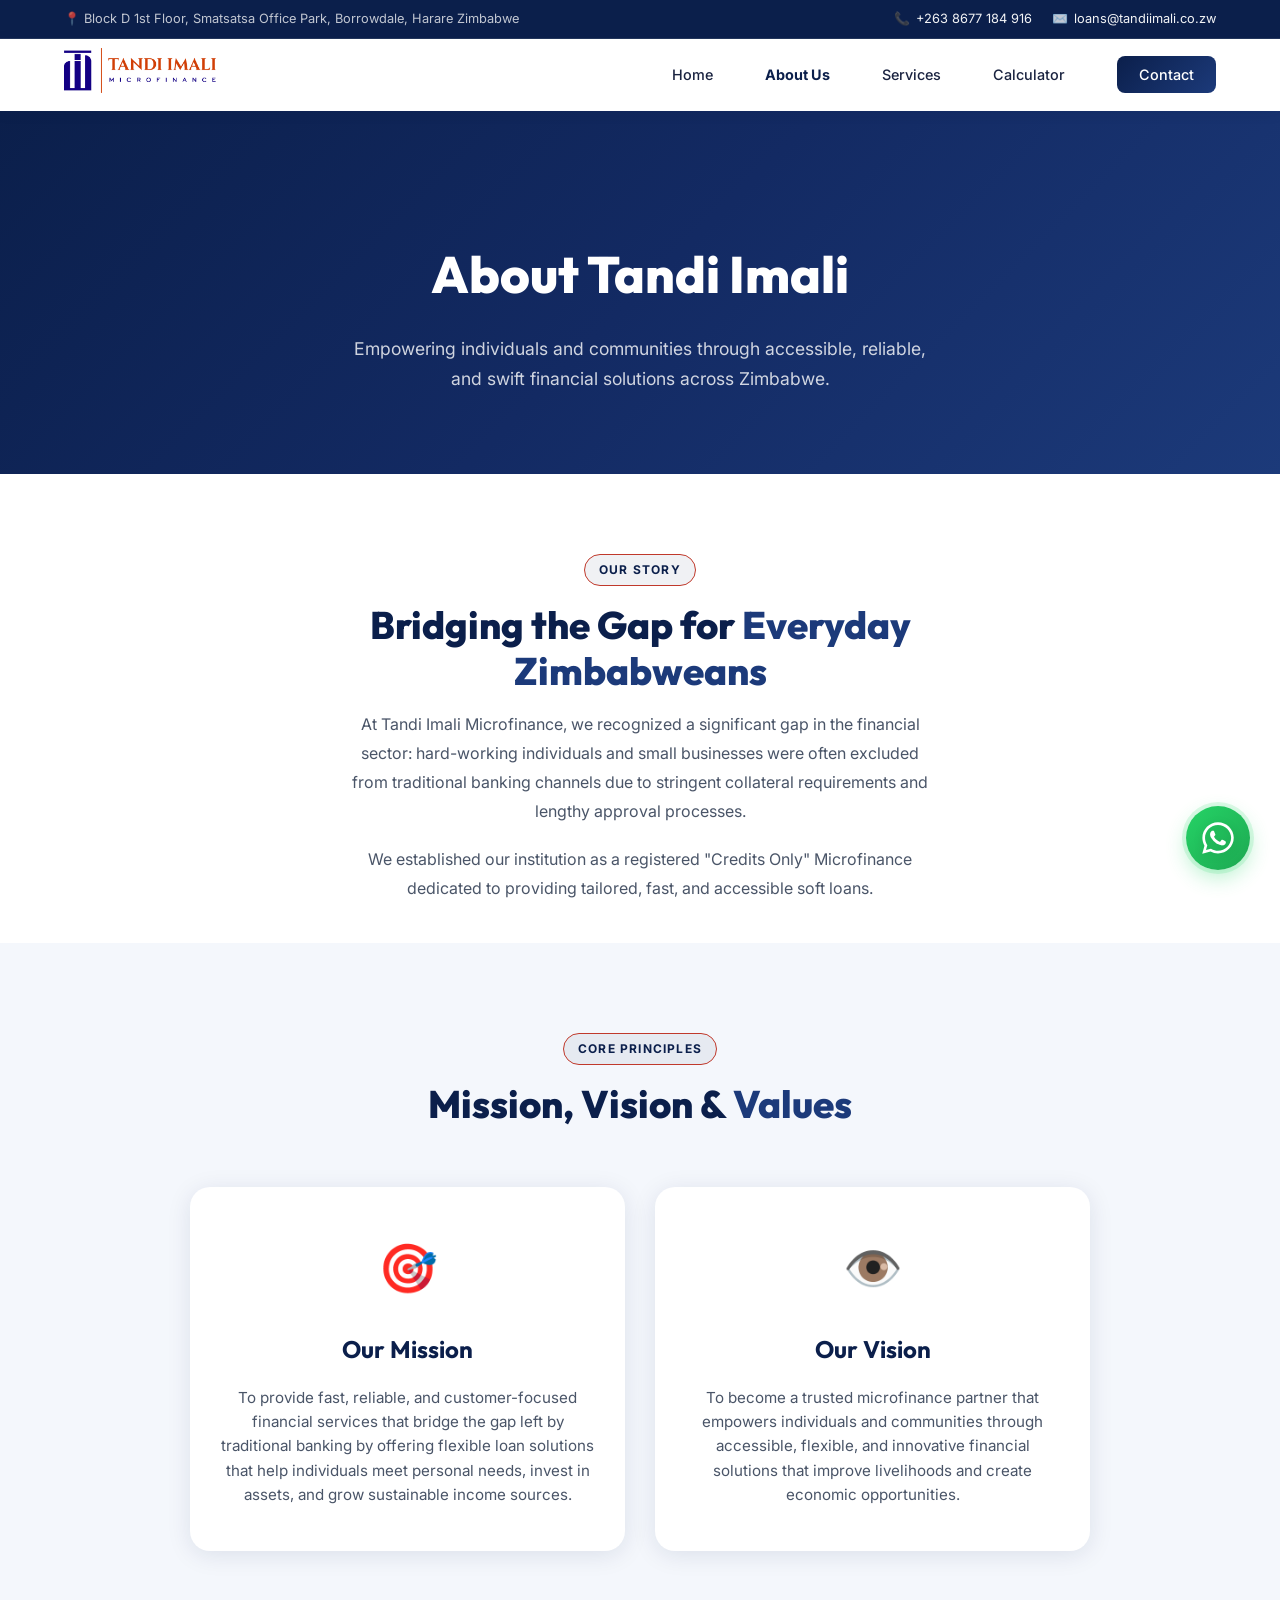
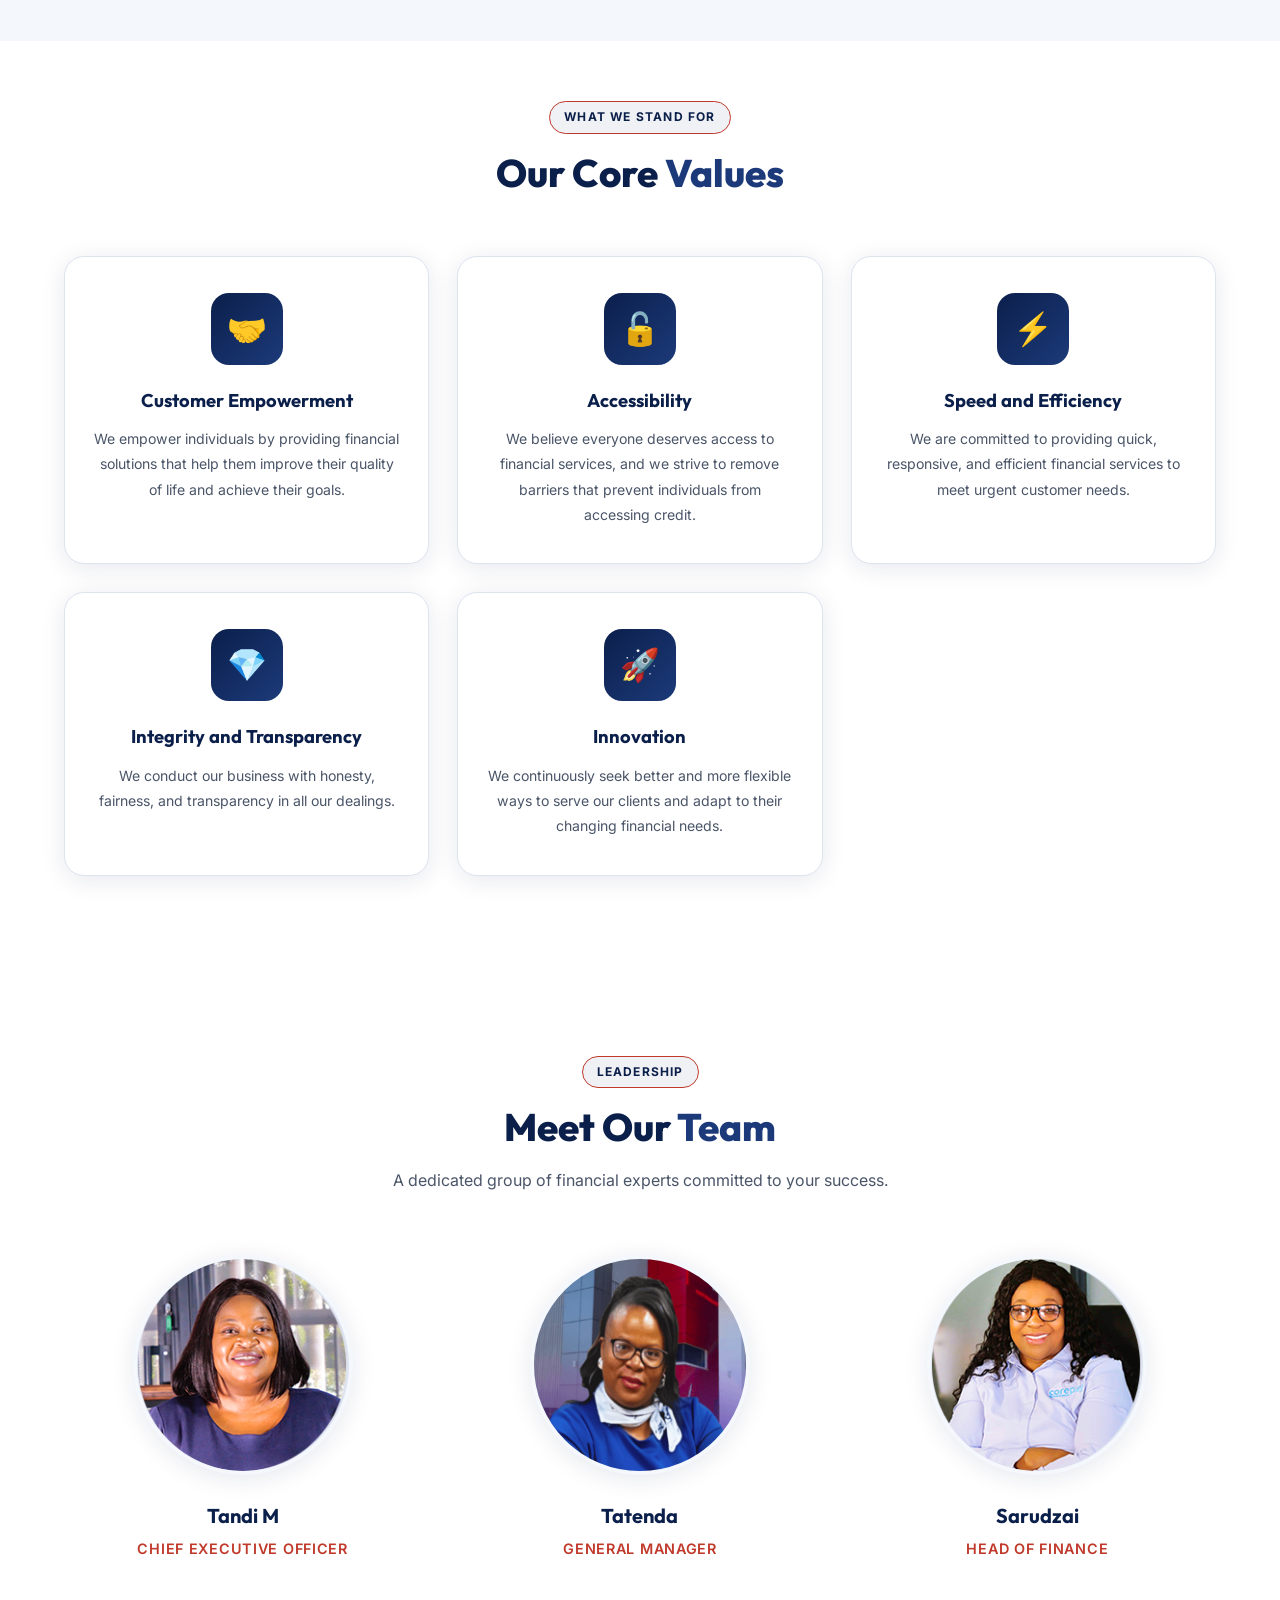
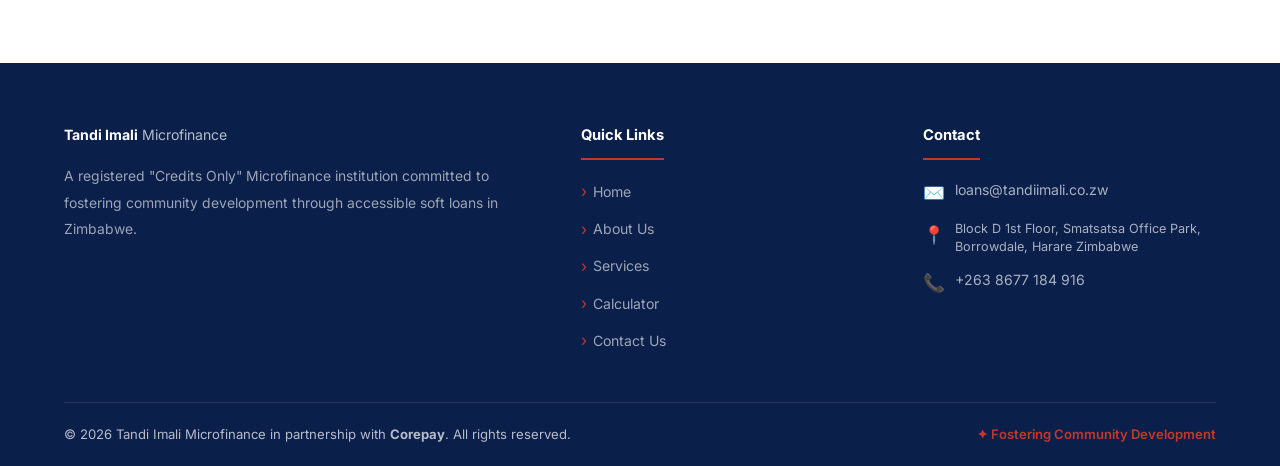
<file: about.html>
<!DOCTYPE html>
<html lang="en">

<head>
  <meta http-equiv="Content-Type" content="text/html; charset=UTF-8">
  <meta name="viewport" content="width=device-width, initial-scale=1.0">

  <!-- ===== PRIMARY SEO ===== -->
  <title>About Us | Tandi Imali Microfinance | Fast Soft Loans in Zimbabwe</title>
  <meta name="description"
    content="Learn more about Tandi Imali Microfinance. Our mission, vision, values, and the team dedicated to providing fast soft loans in Zimbabwe.">
  <link rel="canonical" href="https://www.tandiimali.co.zw/about.html">

  <!-- ===== FONTS & STYLESHEET ===== -->
  <link rel="preconnect" href="https://fonts.googleapis.com/">
  <link rel="preconnect" href="https://fonts.gstatic.com/" crossorigin="">
  <link
    href="https://fonts.googleapis.com/css2?family=Inter:wght@300;400;500;600;700;800&family=Outfit:wght@300;400;600;700;800&display=swap"
    rel="stylesheet">
  <link rel="stylesheet" href="style.css">
  <style>
    /* Specific styles for About Page */
    .page-hero {
      background: linear-gradient(135deg, var(--navy) 0%, var(--navy-mid) 50%, var(--navy-light) 100%);
      padding: 120px 0 80px;
      text-align: center;
      color: var(--white);
      position: relative;
    }

    .page-hero h1 {
      font-family: 'Outfit', sans-serif;
      font-size: clamp(2.4rem, 4vw, 3.5rem);
      font-weight: 800;
      margin-bottom: 16px;
    }

    .page-hero p {
      color: rgba(255, 255, 255, 0.8);
      font-size: 1.1rem;
      max-width: 600px;
      margin: 0 auto;
    }

    /* MVV Section */
    .mvv-section {
      padding: 90px 0;
      background: var(--off-white);
    }

    .mvv-grid {
      display: grid;
      grid-template-columns: repeat(2, 1fr);
      gap: 30px;
      max-width: 900px;
      margin: 0 auto;
    }

    .mvv-card {
      background: var(--white);
      padding: 40px 30px;
      border-radius: var(--radius-lg);
      box-shadow: var(--shadow);
      text-align: center;
      transition: transform var(--transition);
      border-bottom: 4px solid transparent;
    }

    .mvv-card:hover {
      transform: translateY(-8px);
      box-shadow: var(--shadow-lg);
    }

    .mvv-card:nth-child(1):hover {
      border-color: var(--navy);
    }

    .mvv-card:nth-child(2):hover {
      border-color: var(--gold);
    }

    .mvv-card:nth-child(3):hover {
      border-color: var(--navy-light);
    }

    .mvv-icon {
      font-size: 3rem;
      margin-bottom: 20px;
    }

    .mvv-card h3 {
      font-family: 'Outfit', sans-serif;
      font-size: 1.5rem;
      color: var(--navy);
      margin-bottom: 16px;
    }

    .mvv-card p {
      color: var(--text-mid);
      font-size: 0.95rem;
      line-height: 1.6;
    }

    /* Team Section */
    .team-section {
      padding: 90px 0;
      background: var(--white);
    }

    .team-grid {
      display: grid;
      grid-template-columns: repeat(auto-fit, minmax(280px, 1fr));
      gap: 40px;
      margin-top: 50px;
    }

    .team-card {
      text-align: center;
    }

    .team-img-wrap {
      width: 220px;
      height: 220px;
      margin: 0 auto 24px;
      border-radius: 50%;
      overflow: hidden;
      border: 4px solid var(--off-white);
      box-shadow: var(--shadow);
      background: var(--border);
    }

    .team-img-wrap img {
      width: 100%;
      height: 100%;
      object-fit: cover;
    }

    .team-card h4 {
      font-family: 'Outfit', sans-serif;
      font-size: 1.25rem;
      color: var(--navy);
      margin-bottom: 4px;
    }

    .team-card p.role {
      color: var(--gold);
      font-weight: 600;
      font-size: 0.9rem;
      margin-bottom: 12px;
      text-transform: uppercase;
      letter-spacing: 0.05em;
    }

    .team-card p.bio {
      color: var(--text-mid);
      font-size: 0.9rem;
      line-height: 1.5;
    }

    @media (max-width: 900px) {
      .mvv-grid {
        grid-template-columns: 1fr;
      }
    }
  </style>
</head>

<body>

  <!-- ===== TOP BAR ===== -->
  <div class="topbar">
    <div class="topbar-inner">
      <span>📍 Block D 1st Floor, Smatsatsa Office Park, Borrowdale, Harare Zimbabwe</span>
      <div class="topbar-contact">
        <span>📞 <a href="tel:+2638677184916">+263 8677 184 916</a></span>
        <span>✉️ <a href="mailto:loans@tandiimali.co.zw">loans@tandiimali.co.zw</a></span>
      </div>
    </div>
  </div>

  <!-- ===== NAVBAR ===== -->
  <nav class="navbar" id="navbar" role="navigation" aria-label="Main navigation">
    <div class="nav-inner">
      <a href="index.html" class="nav-logo">
        <div class="logo">
          <img src="logo.png" alt="Tandi Imali Microfinance Logo">
        </div>
      </a>
      <ul class="nav-links" id="navLinks">
        <li><a href="index.html#home">Home</a></li>
        <li><a href="about.html" style="color: var(--navy); font-weight: 700;">About Us</a></li>
        <li><a href="index.html#why-us">Services</a></li>
        <li><a href="index.html#calculator">Calculator</a></li>
        <li><a href="index.html#contact" class="nav-cta">Contact</a></li>
      </ul>
      <div class="nav-hamburger" id="hamburger" onclick="toggleMenu()">
        <span></span><span></span><span></span>
      </div>
    </div>
  </nav>

  <!-- ===== PAGE HERO ===== -->
  <header class="page-hero">
    <div class="container relative z-10">
      <h1>About <span>Tandi Imali</span></h1>
      <p>Empowering individuals and communities through accessible, reliable, and swift financial solutions across
        Zimbabwe.</p>
    </div>
  </header>

  <!-- ===== EXTANDED ABOUT ===== -->
  <section class="about" style="padding: 80px 0 40px;">
    <div class="container">
      <div class="about-grid" style="grid-template-columns: 1fr; text-align: center; max-width: 800px; margin: 0 auto;">
        <div class="reveal visible">
          <div class="section-tag">Our Story</div>
          <h2 class="section-title">Bridging the Gap for <span>Everyday Zimbabweans</span></h2>
          <p class="section-sub" style="margin: 0 auto 20px;">
            At Tandi Imali Microfinance, we recognized a significant gap in the financial sector: hard-working
            individuals and small businesses were often excluded from traditional banking channels due to stringent
            collateral requirements and lengthy approval processes.
          </p>
          <p class="section-sub" style="margin: 0 auto;">
            We established our institution as a registered "Credits Only" Microfinance dedicated to providing tailored,
            fast, and accessible soft loans.
          </p>
        </div>
      </div>
    </div>
  </section>

  <!-- ===== MISSION, VISION, VALUES ===== -->
  <section class="mvv-section" id="mission-vision">
    <div class="container">
      <div class="section-header reveal visible">
        <div class="section-tag">Core Principles</div>
        <h2 class="section-title">Mission, Vision & <span>Values</span></h2>
      </div>

      <div class="mvv-grid">
        <div class="mvv-card reveal visible">
          <div class="mvv-icon">🎯</div>
          <h3>Our Mission</h3>
          <p>To provide fast, reliable, and customer-focused financial services that bridge the gap left by traditional
            banking by offering flexible loan solutions that help individuals meet personal needs, invest in assets, and
            grow sustainable income sources.</p>
        </div>

        <div class="mvv-card reveal visible">
          <div class="mvv-icon">👁️</div>
          <h3>Our Vision</h3>
          <p>To become a trusted microfinance partner that empowers individuals and communities through accessible,
            flexible, and innovative financial solutions that improve livelihoods and create economic opportunities.</p>
        </div>
      </div>
    </div>
  </section>

  <!-- ===== CORE VALUES SECTION ===== -->
  <section class="values-section" style="padding: 60px 0 90px; background: var(--white);">
    <div class="container">
      <div class="section-header reveal">
        <div class="section-tag">What We Stand For</div>
        <h2 class="section-title">Our Core <span>Values</span></h2>
      </div>

      <div class="features-grid">
        <div class="feature-card reveal">
          <div class="feature-card-icon">🤝</div>
          <h3>Customer Empowerment</h3>
          <p>We empower individuals by providing financial solutions that help them improve their quality of life and
            achieve their goals.</p>
        </div>

        <div class="feature-card reveal">
          <div class="feature-card-icon">🔓</div>
          <h3>Accessibility</h3>
          <p>We believe everyone deserves access to financial services, and we strive to remove barriers that prevent
            individuals from accessing credit.</p>
        </div>

        <div class="feature-card reveal">
          <div class="feature-card-icon">⚡</div>
          <h3>Speed and Efficiency</h3>
          <p>We are committed to providing quick, responsive, and efficient financial services to meet urgent customer
            needs.</p>
        </div>

        <div class="feature-card reveal">
          <div class="feature-card-icon">💎</div>
          <h3>Integrity and Transparency</h3>
          <p>We conduct our business with honesty, fairness, and transparency in all our dealings.</p>
        </div>

        <div class="feature-card reveal">
          <div class="feature-card-icon">🚀</div>
          <h3>Innovation</h3>
          <p>We continuously seek better and more flexible ways to serve our clients and adapt to their changing
            financial needs.</p>
        </div>

        <div class="feature-card reveal">
          <div class="feature-card-icon">🌍</div>
          <h3>Community Impact</h3>
          <p>We aim to create a positive impact by supporting individuals and small entrepreneurs in building
            sustainable livelihoods.</p>
        </div>
      </div>
    </div>
  </section>

  <!-- ===== MEET THE TEAM ===== -->
  <section class="team-section" id="team">
    <div class="container">
      <div class="section-header reveal visible">
        <div class="section-tag">Leadership</div>
        <h2 class="section-title">Meet Our <span>Team</span></h2>
        <p class="section-sub">A dedicated group of financial experts committed to your success.</p>
      </div>

      <div class="team-grid">
        <div class="team-card reveal visible">
          <div class="team-img-wrap">
            <img src="tandi.png" alt="CEO">
          </div>
          <h4>Tandi M</h4>
          <p class="role">Chief Executive Officer</p>
        </div>

        <div class="team-card reveal visible">
          <div class="team-img-wrap">
            <img src="tat.png" alt="Head of Credit">
          </div>
          <h4>Tatenda</h4>
          <p class="role">General Manager</p>

        </div>

        <div class="team-card reveal visible">
          <div class="team-img-wrap">
            <img src="saru.png" alt="Operations Manager">
          </div>
          <h4>Sarudzai</h4>
          <p class="role">Head of Finance</p>
        </div>
      </div>
    </div>
  </section>

  <!-- FOOTER -->
  <footer>
    <div class="container">
      <div class="footer-grid">
        <div class="footer-brand">
          <div class="nav-logo" style="margin-bottom:4px;">
            <div class="logo-text">
              <strong style="color:var(--white);">Tandi Imali</strong>
              <span>Microfinance</span>
            </div>
          </div>
          <p style="margin-top:16px;">
            A registered "Credits Only" Microfinance institution committed to fostering community
            development through accessible soft loans in Zimbabwe.
          </p>
        </div>
        <div class="footer-col">
          <h4>Quick Links</h4>
          <ul class="footer-list">
            <li><a href="index.html#home">Home</a></li>
            <li><a href="about.html">About Us</a></li>
            <li><a href="index.html#why-us">Services</a></li>
            <li><a href="index.html#calculator">Calculator</a></li>
            <li><a href="index.html#contact">Contact Us</a></li>
          </ul>
        </div>
        <div class="footer-col">
          <h4>Contact</h4>
          <div class="footer-contact-item">
            <span>✉️</span>
            <div><a href="mailto:loans@tandiimali.co.zw">loans@tandiimali.co.zw</a></div>
          </div>
          <div class="footer-contact-item">
            <span>📍</span>
            <div>
              <p style="margin: 0; font-size: 0.9em; line-height: 1.4;">Block D 1st Floor, Smatsatsa Office
                Park,<br>Borrowdale, Harare Zimbabwe</p>
            </div>
          </div>
          <div class="footer-contact-item">
            <span>📞</span>
            <div><a href="tel:+2638677184916">+263 8677 184 916</a></div>
          </div>
        </div>
      </div>
      <div class="footer-bottom">
        <span>© 2026 Tandi Imali Microfinance in partnership with <a href="https://corepay.co.zw"
            style="text-decoration: none; color: var(--primary);"><strong>Corepay</strong></a>. All rights
          reserved.</span>
        <span class="footer-tagline">✦ Fostering Community Development</span>
      </div>
    </div>
  </footer>

  <!-- ===== WHATSAPP FLOATING BUTTON ===== -->
  <a href="https://wa.me/263772957563" class="whatsapp-float" target="_blank" aria-label="Chat on WhatsApp">
    <svg xmlns="http://www.w3.org/2000/svg" viewBox="0 0 448 512">
      <path
        d="M380.9 97.1C339 55.1 283.2 32 223.9 32c-122.4 0-222 99.6-222 222 0 39.1 10.2 77.3 29.6 111L0 480l117.7-30.9c32.4 17.7 68.9 27 106.1 27h.1c122.3 0 224.1-99.6 224.1-222 0-59.3-25.2-115-67.1-157zm-157 341.6c-33.2 0-65.7-8.9-94-25.7l-6.7-4-69.8 18.3L72 359.2l-4.4-7c-18.5-29.4-28.2-63.3-28.2-98.2 0-101.7 82.8-184.5 184.6-184.5 49.3 0 95.6 19.2 130.4 54.1 34.8 34.9 56.2 81.2 56.1 130.5 0 101.8-84.9 184.6-186.6 184.6zm101.2-138.2c-5.5-2.8-32.8-16.2-37.9-18-5.1-1.9-8.8-2.8-12.5 2.8-3.7 5.6-14.3 18-17.6 21.8-3.2 3.7-6.5 4.2-12 1.4-32.6-16.3-54-29.1-75.5-66-5.7-9.8 5.7-9.1 16.3-30.3 1.8-3.7 .9-6.9-.5-9.7-1.4-2.8-12.5-30.1-17.1-41.2-4.5-10.8-9.1-9.3-12.5-9.5-3.2-.2-6.9-.2-10.6-.2-3.7 0-9.7 1.4-14.8 6.9-5.1 5.6-19.4 19-19.4 46.3 0 27.3 19.9 53.7 22.6 57.4 2.8 3.7 39.1 59.7 94.8 83.8 35.2 15.2 49 16.5 66.6 13.9 10.7-1.6 32.8-13.4 37.4-26.4 4.6-13 4.6-24.1 3.2-26.4-1.3-2.5-5-3.9-10.5-6.6z" />
    </svg>
  </a>

  <script>
    // ===== NAVBAR SCROLL EFFECT =====
    const navbar = document.getElementById('navbar');
    window.addEventListener('scroll', () => {
      navbar.classList.toggle('scrolled', window.scrollY > 40);
    });

    // ===== MOBILE MENU =====
    function toggleMenu() {
      const navLinks = document.getElementById('navLinks');
      navLinks.classList.toggle('open');
    }

    // ===== SCROLL REVEAL =====
    const reveals = document.querySelectorAll('.reveal');
    const observer = new IntersectionObserver((entries) => {
      entries.forEach((entry, idx) => {
        if (entry.isIntersecting) {
          setTimeout(() => entry.target.classList.add('visible'), idx * 80);
        }
      });
    }, { threshold: 0.12 });
    reveals.forEach(el => observer.observe(el));
  </script>

</body>

</html>
</file>
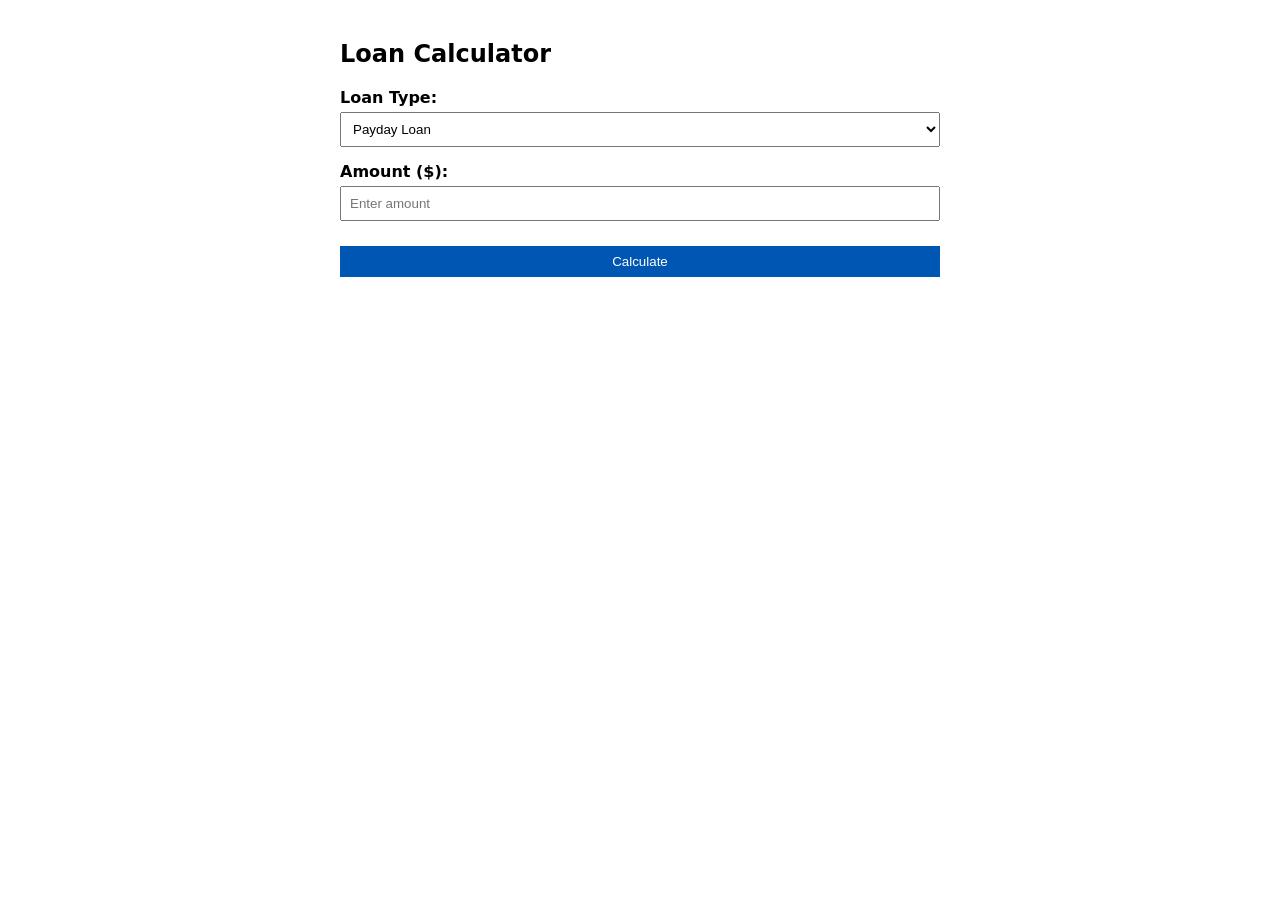
<file: calculator-example.html>
<!DOCTYPE html>
<html lang="en">
<head>
  <meta charset="UTF-8">
  <meta name="viewport" content="width=device-width, initial-scale=1.0">
  <title>Loan Calculator Form Example</title>
  <style>
    body { font-family: system-ui, sans-serif; padding: 20px; max-width: 600px; margin: 0 auto; }
    .form-group { margin-bottom: 15px; }
    label { display: block; margin-bottom: 5px; font-weight: bold; }
    input, select, button { padding: 8px; width: 100%; box-sizing: border-box; }
    button { background-color: #0056b3; color: white; border: none; cursor: pointer; margin-top: 10px; }
    button:hover { background-color: #004494; }
    .hidden { display: none; }
    .results { margin-top: 20px; padding: 15px; background: #f8f9fa; border: 1px solid #ddd; border-radius: 5px; }
    .error { color: red; margin-top: 10px; }
  </style>
</head>
<body>

  <h2>Loan Calculator</h2>
  
  <div class="form-group">
    <label for="loanType">Loan Type:</label>
    <select id="loanType">
      <option value="payday">Payday Loan</option>
      <option value="short-term">Short-Term Loan</option>
    </select>
  </div>

  <div class="form-group">
    <label for="amount">Amount ($):</label>
    <input type="number" id="amount" min="1" step="0.01" placeholder="Enter amount">
  </div>

  <div class="form-group hidden" id="tenureGroup">
    <label for="tenure">Tenure (Months):</label>
    <input type="number" id="tenure" min="1" max="6" placeholder="Enter tenure (1-6)">
  </div>

  <button id="calculateBtn">Calculate</button>

  <div id="errorMessage" class="error"></div>

  <div id="resultsPanel" class="results hidden">
    <h3>Loan Summary</h3>
    <pre id="resultsOutput"></pre>
  </div>

  <!-- Using type="module" so we can import our calculator module -->
  <script type="module">
    import { calculatePaydayLoan, calculateShortTermLoan } from './loan-calculator.js';

    const loanTypeSelect = document.getElementById('loanType');
    const tenureGroup = document.getElementById('tenureGroup');
    const calculateBtn = document.getElementById('calculateBtn');
    const amountInput = document.getElementById('amount');
    const tenureInput = document.getElementById('tenure');
    const errorMessage = document.getElementById('errorMessage');
    const resultsPanel = document.getElementById('resultsPanel');
    const resultsOutput = document.getElementById('resultsOutput');

    // Toggle the tenure input visibility based on loan type
    loanTypeSelect.addEventListener('change', (e) => {
      if (e.target.value === 'short-term') {
        tenureGroup.classList.remove('hidden');
      } else {
        tenureGroup.classList.add('hidden');
        tenureInput.value = ''; // clear tenure when switching away
      }
    });

    // Handle Calculation
    calculateBtn.addEventListener('click', () => {
      // Clear previous states
      errorMessage.textContent = '';
      resultsPanel.classList.add('hidden');
      
      const loanType = loanTypeSelect.value;
      const amount = parseFloat(amountInput.value);

      try {
        let result;
        
        if (loanType === 'payday') {
          result = calculatePaydayLoan(amount);
        } else if (loanType === 'short-term') {
          const tenure = parseInt(tenureInput.value, 10);
          result = calculateShortTermLoan(amount, tenure);
        }

        // Display results
        resultsOutput.textContent = JSON.stringify(result, null, 2);
        resultsPanel.classList.remove('hidden');

      } catch (error) {
        // Display validation errors smoothly to the user
        errorMessage.textContent = error.message;
      }
    });
  </script>

</body>
</html>
</file>
<file: style.css>
/* ===== CSS RESET & ROOT ===== */
        *,
        *::before,
        *::after {
            box-sizing: border-box;
            margin: 0;
            padding: 0;
        }

        :root {
            --navy: #0b1f4b;
            --navy-mid: #132a63;
            --navy-light: #1c3a7a;
            --gold: #c0392b;
            --gold-light: #e05444;
            --white: #ffffff;
            --off-white: #f4f7fc;
            --text-dark: #1a2340;
            --text-mid: #4a5568;
            --text-light: #718096;
            --border: #dde3ef;
            --shadow: 0 4px 24px rgba(11, 31, 75, 0.10);
            --shadow-lg: 0 10px 40px rgba(11, 31, 75, 0.18);
            --radius: 12px;
            --radius-lg: 20px;
            --transition: 0.3s ease;
        }

        html {
            scroll-behavior: smooth;
        }

        body {
            font-family: 'Inter', sans-serif;
            color: var(--text-dark);
            background: var(--white);
            line-height: 1.7;
            overflow-x: hidden;
        }

        /* ===== SCROLLBAR ===== */
        ::-webkit-scrollbar {
            width: 6px;
        }

        ::-webkit-scrollbar-track {
            background: var(--off-white);
        }

        ::-webkit-scrollbar-thumb {
            background: var(--navy-mid);
            border-radius: 3px;
        }

        /* ===== TOP BAR ===== */
        .topbar {
            background: var(--navy);
            color: rgba(255, 255, 255, 0.75);
            font-size: 0.8rem;
            padding: 8px 0;
            border-bottom: 1px solid rgba(255, 255, 255, 0.1);
        }

        .topbar-inner {
            max-width: 1200px;
            margin: 0 auto;
            padding: 0 24px;
            display: flex;
            justify-content: space-between;
            align-items: center;
            gap: 12px;
            flex-wrap: wrap;
        }

        .topbar a {
            color: rgba(255, 255, 255, 0.95);
            text-decoration: none;
        }

        .topbar a:hover {
            text-decoration: underline;
        }

        .topbar-contact {
            display: flex;
            gap: 20px;
            flex-wrap: wrap;
        }

        .topbar-contact span {
            display: flex;
            align-items: center;
            gap: 6px;
        }

        /* ===== NAVBAR ===== */
        .navbar {
            position: sticky;
            top: 0;
            z-index: 1000;
            background: var(--white);
            box-shadow: 0 2px 12px rgba(11, 31, 75, 0.10);
            transition: all var(--transition);
        }

        .navbar.scrolled {
            box-shadow: var(--shadow-lg);
        }

        .nav-inner {
            max-width: 1200px;
            margin: 0 auto;
            padding: 0 24px;
            display: flex;
            align-items: center;
            justify-content: space-between;
            height: 72px;
        }

        .nav-logo {
            display: flex;
            align-items: center;
        }

        .nav-logo img {
            max-width: 25%;
            height: auto;
        }

        @media (max-width: 900px) {
            .nav-logo img {
                max-width: 55%;
            }
        }



        .nav-links {
            display: flex;
            align-items: center;
            gap: 52px;
            list-style: none;
        }

        .nav-links a {
            text-decoration: none;
            color: var(--text-dark);
            font-weight: 500;
            font-size: 0.9rem;
            position: relative;
            transition: color var(--transition);
            white-space: nowrap;
        }

        .nav-links a::after {
            content: '';
            position: absolute;
            bottom: -4px;
            left: 0;
            width: 0;
            height: 2px;
            background: var(--gold);
            transition: width var(--transition);
            border-radius: 2px;
        }

        .nav-links a:hover {
            color: var(--navy);
        }

        .nav-links a:hover::after {
            width: 100%;
        }

        .nav-cta {
            background: linear-gradient(135deg, var(--navy), var(--navy-light));
            color: var(--white) !important;
            padding: 10px 22px;
            border-radius: 8px;
            transition: transform var(--transition), box-shadow var(--transition) !important;
        }

        .nav-cta::after {
            display: none !important;
        }

        .nav-cta:hover {
            transform: translateY(-2px);
            box-shadow: 0 6px 20px rgba(11, 31, 75, 0.3) !important;
            color: var(--white) !important;
        }

        /* Mobile menu */
        .nav-hamburger {
            display: none;
            flex-direction: column;
            gap: 5px;
            cursor: pointer;
            padding: 4px;
        }

        .nav-hamburger span {
            display: block;
            width: 24px;
            height: 2px;
            background: var(--navy);
            border-radius: 2px;
            transition: all var(--transition);
        }

        /* ===== HERO ===== */
        .hero {
            min-height: 88vh;
            background: linear-gradient(135deg, var(--navy) 0%, var(--navy-mid) 50%, var(--navy-light) 100%);
            position: relative;
            display: flex;
            align-items: center;
            overflow: hidden;
        }

        .hero-bg-image {
            position: absolute;
            inset: 0;
            background-image: url('hero.png');
            background-size: cover;
            background-position: center top;
            opacity: 0.18;
        }

        .hero-overlay {
            position: absolute;
            inset: 0;
            /* background: linear-gradient(135deg, rgba(11, 31, 75, 0.97) 0%, rgba(19, 42, 99, 0.88) 60%, rgba(28, 58, 122, 0.75) 100%); */
        }

        /* Animated particles */
        .hero-particles {
            position: absolute;
            inset: 0;
            overflow: hidden;
            pointer-events: none;
        }

        .particle {
            position: absolute;
            background: rgba(255, 255, 255, 0.6);
            border-radius: 50%;
            opacity: 0.12;
            animation: float linear infinite;
        }

        @keyframes float {
            0% {
                transform: translateY(100vh) scale(0);
                opacity: 0;
            }

            10% {
                opacity: 0.12;
            }

            90% {
                opacity: 0.12;
            }

            100% {
                transform: translateY(-100px) scale(1);
                opacity: 0;
            }
        }

        .hero-inner {
            max-width: 1200px;
            margin: 0 auto;
            padding: 80px 24px;
            position: relative;
            z-index: 2;
            display: grid;
            grid-template-columns: 1fr 1fr;
            gap: 60px;
            align-items: center;
        }

        .hero-badge {
            display: inline-flex;
            align-items: center;
            gap: 8px;
            background: rgba(255, 255, 255, 0.1);
            border: 1px solid rgba(255, 255, 255, 0.3);
            color: rgba(255, 255, 255, 0.9);
            font-size: 0.78rem;
            font-weight: 600;
            letter-spacing: 0.08em;
            text-transform: uppercase;
            padding: 6px 14px;
            border-radius: 50px;
            margin-bottom: 24px;
            animation: fadeInUp 0.6s ease forwards;
        }

        .hero-badge::before {
            content: '✦';
            color: rgba(255, 255, 255, 0.7);
        }

        .hero h1 {
            font-family: 'Outfit', sans-serif;
            font-size: clamp(2.4rem, 4.5vw, 3.6rem);
            font-weight: 800;
            color: var(--white);
            line-height: 1.15;
            animation: fadeInUp 0.7s 0.1s ease both;
        }

        .hero h1 span {
            /* Subtle sky-blue shimmer – readable on dark navy bg */
            background: linear-gradient(90deg, #7eb8f7, #b8d9ff);
            -webkit-background-clip: text;
            -webkit-text-fill-color: transparent;
            background-clip: text;
        }

        .hero-desc {
            color: rgba(255, 255, 255, 0.78);
            font-size: 1.05rem;
            margin-top: 20px;
            max-width: 520px;
            animation: fadeInUp 0.7s 0.2s ease both;
        }

        .hero-btns {
            display: flex;
            gap: 14px;
            margin-top: 36px;
            flex-wrap: wrap;
            animation: fadeInUp 0.7s 0.3s ease both;
        }

        .btn-primary {
            background: linear-gradient(135deg, var(--navy-mid), var(--navy-light));
            color: var(--white);
            font-weight: 700;
            font-size: 0.95rem;
            padding: 14px 30px;
            border-radius: var(--radius);
            text-decoration: none;
            display: inline-flex;
            align-items: center;
            gap: 8px;
            transition: transform var(--transition), box-shadow var(--transition);
            border: none;
            cursor: pointer;
        }

        .btn-primary:hover {
            transform: translateY(-3px);
            box-shadow: 0 8px 24px rgba(11, 31, 75, 0.4);
        }

        .btn-outline {
            background: transparent;
            color: var(--white);
            font-weight: 600;
            font-size: 0.95rem;
            padding: 13px 28px;
            border-radius: var(--radius);
            text-decoration: none;
            border: 2px solid rgba(255, 255, 255, 0.35);
            display: inline-flex;
            align-items: center;
            gap: 8px;
            transition: all var(--transition);
        }

        .btn-outline:hover {
            background: rgba(255, 255, 255, 0.1);
            border-color: rgba(255, 255, 255, 0.7);
            transform: translateY(-2px);
        }

        /* Hero stats */
        .hero-stats {
            margin-top: 44px;
            display: flex;
            gap: 32px;
            animation: fadeInUp 0.7s 0.4s ease both;
        }

        .hero-stat {
            border-left: 2px solid var(--gold);
            padding-left: 16px;
        }

        .hero-stat strong {
            display: block;
            font-family: 'Outfit', sans-serif;
            font-size: 1.8rem;
            font-weight: 800;
            color: #ffffff;
            line-height: 1;
        }

        .hero-stat span {
            font-size: 0.78rem;
            color: rgba(255, 255, 255, 0.6);
            margin-top: 4px;
        }

        /* Hero image side */
        .hero-image-wrap {
            position: relative;
            display: flex;
            justify-content: center;
            animation: fadeInRight 0.8s 0.2s ease both;
        }

        .hero-image-card {
            width: 100%;
            max-width: 480px;
            border-radius: var(--radius-lg);
            overflow: hidden;
            box-shadow: 0 20px 60px rgba(0, 0, 0, 0.4), 0 0 0 1px rgba(11, 31, 75, 0.3);
            position: relative;
        }

        .hero-image-card img {
            width: 100%;
            height: 380px;
            object-fit: cover;
            display: block;
        }

        .hero-image-caption {
            position: absolute;
            bottom: 0;
            left: 0;
            right: 0;
            background: linear-gradient(transparent, rgba(11, 31, 75, 0.95));
            padding: 24px 20px 16px;
            color: var(--white);
            font-size: 0.85rem;
        }

        .hero-image-caption strong {
            display: block;
            font-weight: 600;
            font-size: 1rem;
        }

        /* Floating badge on image */
        .hero-float-badge {
            position: absolute;
            top: 16px;
            right: 16px;
            z-index: 10;
            background: linear-gradient(135deg, var(--navy-mid), var(--navy-light));
            color: var(--white);
            width: 90px;
            height: 90px;
            border-radius: 50%;
            display: flex;
            flex-direction: column;
            align-items: center;
            justify-content: center;
            font-weight: 800;
            box-shadow: 0 8px 24px rgba(11, 31, 75, 0.5);
            text-align: center;
            font-size: 0.72rem;
            line-height: 1.2;
            animation: pulse 3s ease-in-out infinite;
            border: 2px solid var(--gold);
        }

        @keyframes pulse {

            0%,
            100% {
                transform: scale(1);
            }

            50% {
                transform: scale(1.06);
            }
        }

        /* Scroll indicator */
        .scroll-indicator {
            position: absolute;
            bottom: 28px;
            left: 50%;
            transform: translateX(-50%);
            z-index: 2;
            display: flex;
            flex-direction: column;
            align-items: center;
            gap: 6px;
            color: rgba(255, 255, 255, 0.5);
            font-size: 0.7rem;
            letter-spacing: 0.06em;
            text-transform: uppercase;
            animation: bounce 2s infinite;
        }

        .scroll-indicator div {
            width: 1px;
            height: 32px;
            background: linear-gradient(to bottom, rgba(192, 57, 43, 0.7), transparent);
        }

        @keyframes bounce {

            0%,
            100% {
                transform: translateX(-50%) translateY(0);
            }

            50% {
                transform: translateX(-50%) translateY(6px);
            }
        }

        /* ===== SECTION BASE ===== */
        section {
            padding: 90px 0;
        }

        .container {
            max-width: 1200px;
            margin: 0 auto;
            padding: 0 24px;
        }

        .section-tag {
            display: inline-flex;
            align-items: center;
            gap: 8px;
            background: rgba(11, 31, 75, 0.06);
            color: var(--navy);
            font-size: 0.75rem;
            font-weight: 700;
            letter-spacing: 0.1em;
            text-transform: uppercase;
            padding: 5px 14px;
            border-radius: 50px;
            border: 1px solid var(--gold);
            /* thin red accent line */
            margin-bottom: 16px;
        }

        .section-title {
            font-family: 'Outfit', sans-serif;
            font-size: clamp(1.8rem, 3vw, 2.6rem);
            font-weight: 800;
            color: var(--navy);
            line-height: 1.2;
            margin-bottom: 16px;
        }

        .section-title span {
            /* A slightly lighter navy tint for subtle emphasis; could also use red UL */
            color: var(--navy-light);
            -webkit-text-fill-color: var(--navy-light);
            background: none;
        }

        .section-sub {
            font-size: 1rem;
            color: var(--text-mid);
            max-width: 580px;
            line-height: 1.8;
        }

        .section-header {
            text-align: center;
            margin-bottom: 60px;
        }

        .section-header .section-sub {
            margin: 0 auto;
        }

        /* ===== STATS STRIP ===== */
        .stats-strip {
            background: linear-gradient(135deg, var(--navy), var(--navy-mid));
            padding: 50px 0;
        }

        .stats-grid {
            display: grid;
            grid-template-columns: repeat(4, 1fr);
            gap: 24px;
        }

        .stat-card {
            text-align: center;
            padding: 20px;
            border-right: 1px solid rgba(255, 255, 255, 0.1);
        }

        .stat-card:last-child {
            border-right: none;
        }

        .stat-num {
            font-family: 'Outfit', sans-serif;
            font-size: 2.6rem;
            font-weight: 800;
            color: #ffffff;
            line-height: 1;
        }

        .stat-lbl {
            color: rgba(255, 255, 255, 0.65);
            font-size: 0.85rem;
            margin-top: 8px;
        }

        /* ===== ABOUT ===== */
        .about {
            background: var(--white);
        }

        .about-grid {
            display: grid;
            grid-template-columns: 1fr 1fr;
            gap: 70px;
            align-items: center;
        }

        .about-img-wrap {
            position: relative;
        }

        .about-img-main {
            width: 100%;
            border-radius: var(--radius-lg);
            box-shadow: var(--shadow-lg);
            object-fit: cover;
            height: 440px;
        }

        .about-img-accent {
            position: absolute;
            bottom: -24px;
            right: -24px;
            width: 200px;
            height: 160px;
            border-radius: var(--radius);
            overflow: hidden;
            box-shadow: var(--shadow-lg);
            border: 4px solid var(--white);
        }

        .about-img-accent img {
            width: 100%;
            height: 100%;
            object-fit: cover;
        }

        .about-experience-badge {
            position: absolute;
            top: 24px;
            left: -24px;
            background: linear-gradient(135deg, var(--navy), var(--navy-light));
            color: var(--white);
            padding: 16px 20px;
            border-radius: var(--radius);
            box-shadow: var(--shadow-lg);
            text-align: center;
        }

        .about-experience-badge strong {
            display: block;
            font-family: 'Outfit', sans-serif;
            font-size: 2rem;
            font-weight: 800;
            line-height: 1;
        }

        .about-experience-badge span {
            font-size: 0.72rem;
            font-weight: 600;
            text-transform: uppercase;
            letter-spacing: 0.05em;
        }

        .about-highlights {
            margin-top: 32px;
            display: flex;
            flex-direction: column;
            gap: 16px;
        }

        .highlight-item {
            display: flex;
            align-items: flex-start;
            gap: 14px;
            padding: 16px 20px;
            border-radius: var(--radius);
            border: 1px solid var(--border);
            transition: all var(--transition);
        }

        .highlight-item:hover {
            border-color: var(--gold);
            box-shadow: var(--shadow);
            transform: translateX(4px);
        }

        .highlight-icon {
            width: 44px;
            height: 44px;
            flex-shrink: 0;
            background: rgba(11, 31, 75, 0.07);
            border-radius: 10px;
            display: flex;
            align-items: center;
            justify-content: center;
            font-size: 1.25rem;
        }

        .highlight-item h4 {
            font-size: 0.95rem;
            font-weight: 600;
            color: var(--navy);
            margin-bottom: 2px;
        }

        .highlight-item p {
            font-size: 0.85rem;
            color: var(--text-mid);
        }

        /* ===== WHY US ===== */
        .why-us {
            background: var(--off-white);
        }

        .features-grid {
            display: grid;
            grid-template-columns: repeat(3, 1fr);
            gap: 28px;
        }

        .feature-card {
            background: var(--white);
            border-radius: var(--radius-lg);
            padding: 36px 28px;
            box-shadow: var(--shadow);
            border: 1px solid var(--border);
            text-align: center;
            transition: all var(--transition);
            position: relative;
            overflow: hidden;
        }

        .feature-card::before {
            content: '';
            position: absolute;
            top: 0;
            left: 0;
            right: 0;
            height: 4px;
            background: linear-gradient(90deg, var(--navy), var(--gold));
            transform: scaleX(0);
            transition: transform var(--transition);
            transform-origin: left;
        }

        .feature-card:hover {
            transform: translateY(-8px);
            box-shadow: var(--shadow-lg);
            border-color: transparent;
        }

        .feature-card:hover::before {
            transform: scaleX(1);
        }

        .feature-card-icon {
            width: 72px;
            height: 72px;
            margin: 0 auto 20px;
            background: linear-gradient(135deg, var(--navy), var(--navy-light));
            border-radius: 18px;
            display: flex;
            align-items: center;
            justify-content: center;
            font-size: 2rem;
        }

        .feature-card h3 {
            font-family: 'Outfit', sans-serif;
            font-size: 1.15rem;
            font-weight: 700;
            color: var(--navy);
            margin-bottom: 10px;
        }

        .feature-card p {
            font-size: 0.88rem;
            color: var(--text-mid);
            line-height: 1.8;
        }


        /* ===== LOAN CALCULATOR ===== */
        .loan-calculator {
            background: var(--navy);
            color: var(--white);
            position: relative;
            overflow: hidden;
        }

        .calc-bg-pattern {
            position: absolute;
            inset: 0;
            background-image: radial-gradient(rgba(192, 57, 43, 0.1) 2px, transparent 2px);
            background-size: 30px 30px;
            opacity: 0.5;
        }

        .calc-container {
            position: relative;
            z-index: 2;
            max-width: 800px;
            margin: 0 auto;
            background: var(--white);
            border-radius: var(--radius-lg);
            padding: 40px;
            box-shadow: 0 20px 40px rgba(0, 0, 0, 0.2);
            color: var(--text-dark);
        }

        .calc-container h2 {
            font-family: 'Outfit', sans-serif;
            font-size: 2.2rem;
            text-align: center;
            margin-bottom: 30px;
            color: var(--navy);
        }

        .calc-container h2 span {
            color: var(--gold);
        }

        .calc-tabs {
            display: flex;
            gap: 12px;
            margin-bottom: 30px;
            justify-content: center;
        }

        .calc-tab {
            padding: 12px 24px;
            background: var(--off-white);
            border: 1px solid var(--border);
            border-radius: var(--radius);
            font-weight: 600;
            cursor: pointer;
            color: var(--text-mid);
            transition: all var(--transition);
            font-family: inherit;
            font-size: 0.95rem;
        }

        .calc-tab.active {
            background: var(--navy);
            color: var(--white);
            border-color: var(--navy);
        }

        .calc-tab-content {
            display: none;
            animation: fadeIn 0.4s ease;
        }

        .calc-tab-content.active {
            display: block;
        }

        .calc-grid {
            display: grid;
            grid-template-columns: 1fr 1fr;
            gap: 24px;
        }

        .calc-input-group {
            display: flex;
            flex-direction: column;
            gap: 8px;
        }

        .calc-input-group label {
            font-size: 0.9rem;
            font-weight: 600;
            color: var(--text-mid);
        }

        .calc-input-group input {
            padding: 14px 18px;
            border: 1px solid var(--border);
            border-radius: var(--radius);
            font-size: 1rem;
            font-family: 'Inter', sans-serif;
            transition: all var(--transition);
            background: var(--off-white);
        }

        .calc-input-group input:focus {
            outline: none;
            border-color: var(--navy);
            background: var(--white);
            box-shadow: 0 0 0 4px rgba(11, 31, 75, 0.1);
        }

        .calc-full {
            grid-column: 1 / -1;
        }

        .calc-btn {
            background: linear-gradient(135deg, var(--navy), var(--navy-light));
            color: var(--white);
            border: none;
            padding: 16px;
            font-size: 1.1rem;
            font-weight: 700;
            border-radius: var(--radius);
            cursor: pointer;
            transition: all var(--transition);
            width: 100%;
            margin-top: 10px;
        }

        .calc-btn:hover {
            transform: translateY(-2px);
            box-shadow: 0 8px 24px rgba(11, 31, 75, 0.4);
        }

        .calc-results {
            margin-top: 30px;
            padding-top: 30px;
            border-top: 1px dashed var(--border);
            display: none;
        }

        .calc-results.active {
            display: block;
            animation: fadeIn 0.5s ease;
        }

        .result-grid {
            display: grid;
            grid-template-columns: repeat(3, 1fr);
            gap: 20px;
            text-align: center;
        }

        .result-item {
            background: var(--off-white);
            padding: 20px;
            border-radius: var(--radius);
            border: 1px solid var(--border);
        }

        .result-item h4 {
            font-size: 0.85rem;
            color: var(--text-mid);
            margin-bottom: 8px;
        }

        .result-item.highlight {
            background: linear-gradient(135deg, var(--navy), var(--navy-mid));
            color: var(--white);
            border-color: var(--navy);
        }

        .result-item.highlight h4 {
            color: rgba(255, 255, 255, 0.8);
        }

        .result-value {
            font-family: 'Outfit', sans-serif;
            font-size: 1.6rem;
            font-weight: 800;
            color: var(--navy);
        }

        .result-item.highlight .result-value {
            color: #ffffff;
        }

        @media (max-width: 768px) {
            .calc-grid {
                grid-template-columns: 1fr;
            }

            .result-grid {
                grid-template-columns: 1fr;
            }

            .calc-container {
                padding: 24px;
            }
        }

        /* ===== HOW IT WORKS ===== */
        .how-it-works {
            background: var(--white);
        }

        .steps-wrap {
            position: relative;
        }

        .steps-line {
            position: absolute;
            top: 36px;
            left: calc(16.66% + 36px);
            right: calc(16.66% + 36px);
            height: 2px;
            background: linear-gradient(90deg, var(--navy), var(--gold), var(--navy));
            z-index: 0;
        }

        .steps-grid {
            display: grid;
            grid-template-columns: repeat(3, 1fr);
            gap: 28px;
            position: relative;
            z-index: 1;
        }

        .step-card {
            text-align: center;
            padding: 0 20px;
        }

        .step-num {
            width: 72px;
            height: 72px;
            margin: 0 auto 24px;
            background: linear-gradient(135deg, var(--navy), var(--navy-light));
            color: var(--gold-light);
            font-family: 'Outfit', sans-serif;
            font-size: 1.8rem;
            font-weight: 800;
            border-radius: 50%;
            display: flex;
            align-items: center;
            justify-content: center;
            box-shadow: 0 8px 24px rgba(11, 31, 75, 0.25);
            border: 4px solid var(--white);
        }

        .step-card h3 {
            font-family: 'Outfit', sans-serif;
            font-size: 1.1rem;
            font-weight: 700;
            color: var(--navy);
            margin-bottom: 10px;
        }

        .step-card p {
            font-size: 0.88rem;
            color: var(--text-mid);
            line-height: 1.8;
        }

        /* ===== CTA STRIP ===== */
        .cta-strip {
            background: linear-gradient(135deg, var(--navy) 0%, var(--navy-mid) 50%, var(--navy-light) 100%);
            padding: 80px 0;
            position: relative;
            overflow: hidden;
        }

        .cta-strip::before {
            content: '';
            position: absolute;
            width: 500px;
            height: 500px;
            border-radius: 50%;
            background: rgba(192, 57, 43, 0.07);
            top: -200px;
            right: -100px;
        }

        .cta-inner {
            max-width: 800px;
            margin: 0 auto;
            text-align: center;
            position: relative;
            z-index: 2;
            padding: 0 24px;
        }

        .cta-inner h2 {
            font-family: 'Outfit', sans-serif;
            font-size: clamp(1.8rem, 3vw, 2.6rem);
            font-weight: 800;
            color: var(--white);
            line-height: 1.2;
            margin-bottom: 16px;
        }

        .cta-inner p {
            color: rgba(255, 255, 255, 0.75);
            font-size: 1rem;
            margin-bottom: 36px;
        }

        /* ===== CONTACT ===== */
        .contact {
            background: var(--off-white);
        }

        .contact-grid {
            display: grid;
            grid-template-columns: 1fr 1fr;
            gap: 60px;
            align-items: start;
        }

        .contact-info-cards {
            display: flex;
            flex-direction: column;
            gap: 16px;
        }

        .contact-card {
            background: var(--white);
            border-radius: var(--radius);
            padding: 22px 24px;
            display: flex;
            align-items: flex-start;
            gap: 16px;
            box-shadow: var(--shadow);
            border: 1px solid var(--border);
            transition: all var(--transition);
        }

        .contact-card:hover {
            border-color: var(--gold);
            transform: translateX(4px);
        }

        .contact-card-icon {
            width: 48px;
            height: 48px;
            flex-shrink: 0;
            background: linear-gradient(135deg, var(--navy), var(--navy-light));
            border-radius: 12px;
            display: flex;
            align-items: center;
            justify-content: center;
            font-size: 1.3rem;
        }

        .contact-card-body h4 {
            font-weight: 600;
            color: var(--navy);
            font-size: 0.9rem;
            margin-bottom: 4px;
        }

        .contact-card-body p,
        .contact-card-body a {
            font-size: 0.88rem;
            color: var(--text-mid);
            text-decoration: none;
            display: block;
            line-height: 1.8;
        }

        .contact-card-body a {
            color: var(--navy-mid);
            font-weight: 500;
        }

        .contact-card-body a:hover {
            color: var(--gold);
        }

        /* Contact form */
        .contact-form-wrap {
            background: var(--white);
            border-radius: var(--radius-lg);
            padding: 36px;
            box-shadow: var(--shadow);
            border: 1px solid var(--border);
        }

        .contact-form-wrap h3 {
            font-family: 'Outfit', sans-serif;
            font-size: 1.3rem;
            font-weight: 700;
            color: var(--navy);
            margin-bottom: 24px;
        }

        .form-row {
            display: grid;
            grid-template-columns: 1fr 1fr;
            gap: 14px;
        }

        .form-group {
            display: flex;
            flex-direction: column;
            gap: 6px;
            margin-bottom: 16px;
        }

        .form-group label {
            font-size: 0.82rem;
            font-weight: 600;
            color: var(--navy);
        }

        .form-group input,
        .form-group textarea,
        .form-group select {
            width: 100%;
            padding: 12px 16px;
            border: 1.5px solid var(--border);
            border-radius: 8px;
            font-size: 0.9rem;
            font-family: inherit;
            color: var(--text-dark);
            background: var(--off-white);
            transition: border-color var(--transition), box-shadow var(--transition);
            outline: none;
            resize: vertical;
        }

        .form-group input:focus,
        .form-group textarea:focus,
        .form-group select:focus {
            border-color: var(--navy);
            box-shadow: 0 0 0 3px rgba(11, 31, 75, 0.1);
            background: var(--white);
        }

        .form-group textarea {
            min-height: 110px;
        }

        .form-submit {
            width: 100%;
            padding: 14px;
            background: linear-gradient(135deg, var(--navy), var(--navy-light));
            color: var(--white);
            border: none;
            border-radius: 8px;
            font-size: 1rem;
            font-weight: 600;
            font-family: inherit;
            cursor: pointer;
            transition: transform var(--transition), box-shadow var(--transition);
            display: flex;
            align-items: center;
            justify-content: center;
            gap: 8px;
        }

        .form-submit:hover {
            transform: translateY(-2px);
            box-shadow: 0 8px 24px rgba(11, 31, 75, 0.3);
        }

        .form-note {
            font-size: 0.78rem;
            color: var(--text-light);
            text-align: center;
            margin-top: 12px;
        }

        /* ===== WIZARD STYLES ===== */
        .wizard-progress {
            display: flex;
            justify-content: space-between;
            margin-bottom: 30px;
            position: relative;
            padding: 0 10px;
        }

        .wizard-progress::before {
            content: '';
            position: absolute;
            top: 50%;
            left: 20px;
            right: 20px;
            transform: translateY(-50%);
            height: 3px;
            background: var(--off-white);
            z-index: 1;
        }

        .progress-step {
            width: 32px;
            height: 32px;
            border-radius: 50%;
            background: var(--off-white);
            color: var(--text-mid);
            display: flex;
            align-items: center;
            justify-content: center;
            font-weight: 700;
            font-size: 0.95rem;
            z-index: 2;
            position: relative;
            border: 3px solid var(--white);
            transition: all 0.4s ease;
            box-shadow: 0 2px 5px rgba(0,0,0,0.1);
        }

        .progress-step.active {
            background: var(--navy);
            color: var(--white);
            transform: scale(1.1);
        }

        .progress-step.completed {
            background: var(--gold);
            color: var(--white);
        }

        .wizard-step {
            display: none;
            animation: fadeInRight 0.4s ease-out;
        }

        .wizard-step.active {
            display: block;
        }

        .wizard-step h4 {
            margin-bottom: 20px;
            color: var(--navy);
            font-size: 1.15rem;
            font-weight: 700;
        }

        .wizard-nav {
            display: flex;
            gap: 15px;
            margin-top: 25px;
        }

        .wizard-step input[type="file"] {
            padding: 10px;
            background: var(--white);
            border: 1.5px dashed var(--border);
            cursor: pointer;
        }

        .wizard-step input[type="file"]::file-selector-button {
            background: var(--navy-light);
            color: white;
            border: none;
            padding: 8px 16px;
            border-radius: 6px;
            margin-right: 15px;
            cursor: pointer;
            font-weight: 600;
            transition: background 0.3s ease;
        }

        .wizard-step input[type="file"]::file-selector-button:hover {
            background: var(--navy);
        }

        /* ===== FOOTER ===== */
        footer {
            background: var(--navy);
            color: rgba(255, 255, 255, 0.7);
            font-size: 0.88rem;
            padding: 60px 0 0;
        }

        .footer-grid {
            display: grid;
            grid-template-columns: 1.6fr 1fr 1fr;
            gap: 48px;
            padding-bottom: 48px;
        }

        .footer-brand .logo-text strong {
            color: var(--white);
        }

        .footer-brand p {
            color: rgba(255, 255, 255, 0.6);
            line-height: 1.9;
            margin-top: 16px;
            font-size: 0.87rem;
        }

        .footer-col h4 {
            font-weight: 700;
            color: var(--white);
            font-size: 0.92rem;
            margin-bottom: 18px;
            padding-bottom: 10px;
            border-bottom: 2px solid var(--gold);
            display: inline-block;
        }

        .footer-list {
            list-style: none;
            display: flex;
            flex-direction: column;
            gap: 10px;
        }

        .footer-list a {
            color: rgba(255, 255, 255, 0.6);
            text-decoration: none;
            transition: color var(--transition);
            display: flex;
            align-items: center;
            gap: 6px;
        }

        .footer-list a:hover {
            color: var(--gold-light);
        }

        .footer-list a::before {
            content: '›';
            color: var(--gold);
            font-size: 1rem;
        }

        .footer-contact-item {
            display: flex;
            align-items: flex-start;
            gap: 10px;
            color: rgba(255, 255, 255, 0.65);
            margin-bottom: 12px;
        }

        .footer-contact-item span:first-child {
            flex-shrink: 0;
            color: var(--gold);
            font-size: 1.1rem;
        }

        .footer-contact-item a {
            color: rgba(255, 255, 255, 0.65);
            text-decoration: none;
        }

        .footer-contact-item a:hover {
            color: var(--gold-light);
        }

        .footer-bottom {
            border-top: 1px solid rgba(255, 255, 255, 0.1);
            padding: 20px 0;
            display: flex;
            justify-content: space-between;
            align-items: center;
            flex-wrap: wrap;
            gap: 12px;
        }

        .footer-bottom span {
            font-size: 0.82rem;
        }

        .footer-tagline {
            color: var(--gold);
            font-weight: 600;
            font-size: 0.82rem;
        }

        /* ===== ANIMATIONS ===== */
        @keyframes fadeInUp {
            from {
                opacity: 0;
                transform: translateY(30px);
            }

            to {
                opacity: 1;
                transform: translateY(0);
            }
        }

        @keyframes fadeInRight {
            from {
                opacity: 0;
                transform: translateX(40px);
            }

            to {
                opacity: 1;
                transform: translateX(0);
            }
        }

        .reveal {
            opacity: 0;
            transform: translateY(30px);
            transition: opacity 0.7s ease, transform 0.7s ease;
        }

        .reveal.visible {
            opacity: 1;
            transform: translateY(0);
        }

        /* ===== FAQ SECTION ===== */
        .faq {
            background: var(--white);
        }

        .faq-container {
            max-width: 800px;
            margin: 0 auto;
        }

        .faq-item {
            background: var(--white);
            border: 1px solid var(--border);
            border-radius: var(--radius);
            margin-bottom: 16px;
            overflow: hidden;
            transition: all var(--transition);
        }

        .faq-item.active {
            border-color: var(--navy);
            box-shadow: var(--shadow);
        }

        .faq-question {
            padding: 20px 24px;
            display: flex;
            justify-content: space-between;
            align-items: center;
            cursor: pointer;
            font-weight: 600;
            color: var(--navy);
            font-size: 1.05rem;
            user-select: none;
        }

        .faq-question span.icon {
            font-size: 1.2rem;
            transition: transform 0.3s ease;
            color: var(--gold);
        }

        .faq-item.active .faq-question span.icon {
            transform: rotate(45deg);
        }

        .faq-answer {
            padding: 0 24px;
            max-height: 0;
            overflow: hidden;
            transition: max-height 0.4s ease, padding 0.4s ease;
            color: var(--text-mid);
            font-size: 0.95rem;
        }

        .faq-item.active .faq-answer {
            padding: 0 24px 20px 24px;
            max-height: 500px;
        }

        /* ===== WHATSAPP FLOATING BUTTON ===== */
        @keyframes floatBounce {
            0%, 20%, 50%, 80%, 100% {
                transform: translateY(0);
            }
            40% {
                transform: translateY(-12px);
            }
            60% {
                transform: translateY(-6px);
            }
        }

        .whatsapp-float {
            position: fixed;
            bottom: 30px;
            right: 30px;
            background: linear-gradient(135deg, #25d366, #1da851);
            color: #FFF;
            border-radius: 50%;
            text-align: center;
            font-size: 28px;
            box-shadow: 0 8px 20px rgba(37, 211, 102, 0.3), 0 0 0 4px rgba(37, 211, 102, 0.15);
            z-index: 1000;
            display: flex;
            align-items: center;
            justify-content: center;
            width: 64px;
            height: 64px;
            text-decoration: none;
            transition: transform 0.3s cubic-bezier(0.175, 0.885, 0.32, 1.275), box-shadow 0.3s ease;
            animation: floatBounce 4s infinite cubic-bezier(0.28, 0.84, 0.42, 1);
        }

        .whatsapp-float:hover {
            animation-play-state: paused;
            transform: translateY(-6px) scale(1.08);
            box-shadow: 0 12px 28px rgba(37, 211, 102, 0.4), 0 0 0 6px rgba(37, 211, 102, 0.2);
            color: #FFF;
        }

        .whatsapp-float svg {
            width: 36px;
            height: 36px;
            fill: currentColor;
            filter: drop-shadow(0 2px 4px rgba(0,0,0,0.1));
        }

        @media (max-width: 768px) {
            .whatsapp-float {
                width: 54px;
                height: 54px;
                bottom: 24px;
                right: 24px;
            }
            .whatsapp-float svg {
                width: 28px;
                height: 28px;
            }
        }

        /* ===== RESPONSIVE ===== */
        @media (max-width: 900px) {

            .hero-inner,
            .about-grid,
            .contact-grid {
                grid-template-columns: 1fr;
            }

            .hero-image-wrap {
                display: none;
            }

            .about-img-wrap {
                max-width: 480px;
                margin: 0 auto;
            }

            .about-experience-badge {
                left: -10px;
            }

            .features-grid,
            .steps-grid {
                grid-template-columns: 1fr 1fr;
            }

            .stats-grid {
                grid-template-columns: 1fr 1fr;
            }

            .footer-grid {
                grid-template-columns: 1fr 1fr;
            }

            .steps-line {
                display: none;
            }
        }

        @media (max-width: 600px) {
            .topbar-inner {
                flex-direction: column;
                font-size: 0.72rem;
                gap: 6px;
            }

            .nav-links {
                display: none;
            }

            .nav-links.open {
                display: flex;
                flex-direction: column;
                align-items: flex-start;
                gap: 16px;
                position: absolute;
                top: 72px;
                left: 0;
                right: 0;
                background: var(--white);
                padding: 20px 24px;
                box-shadow: var(--shadow-lg);
                z-index: 999;
            }

            .nav-hamburger {
                display: flex;
            }

            .features-grid,
            .steps-grid,
            .stats-grid {
                grid-template-columns: 1fr;
            }

            .form-row {
                grid-template-columns: 1fr;
            }

            .footer-grid {
                grid-template-columns: 1fr;
            }

            .footer-bottom {
                flex-direction: column;
                text-align: center;
            }

            .contact-grid {
                grid-template-columns: 1fr;
            }
        }

        /* ===== HERO CAROUSEL ===== */
        .hero-carousel {
            position: relative;
            width: 100%;
            max-width: 480px;
            height: 380px;
            border-radius: var(--radius-lg);
            overflow: hidden;
            box-shadow: 0 20px 60px rgba(0, 0, 0, 0.4), 0 0 0 1px rgba(11, 31, 75, 0.3);
        }

        .carousel-slide {
            position: absolute;
            inset: 0;
            opacity: 0;
            transition: opacity 1s ease-in-out;
            z-index: 1;
        }

        .carousel-slide.active {
            opacity: 1;
            z-index: 2;
        }

        .carousel-slide img {
            width: 100%;
            height: 100%;
            object-fit: cover;
            display: block;
        }
</file>
